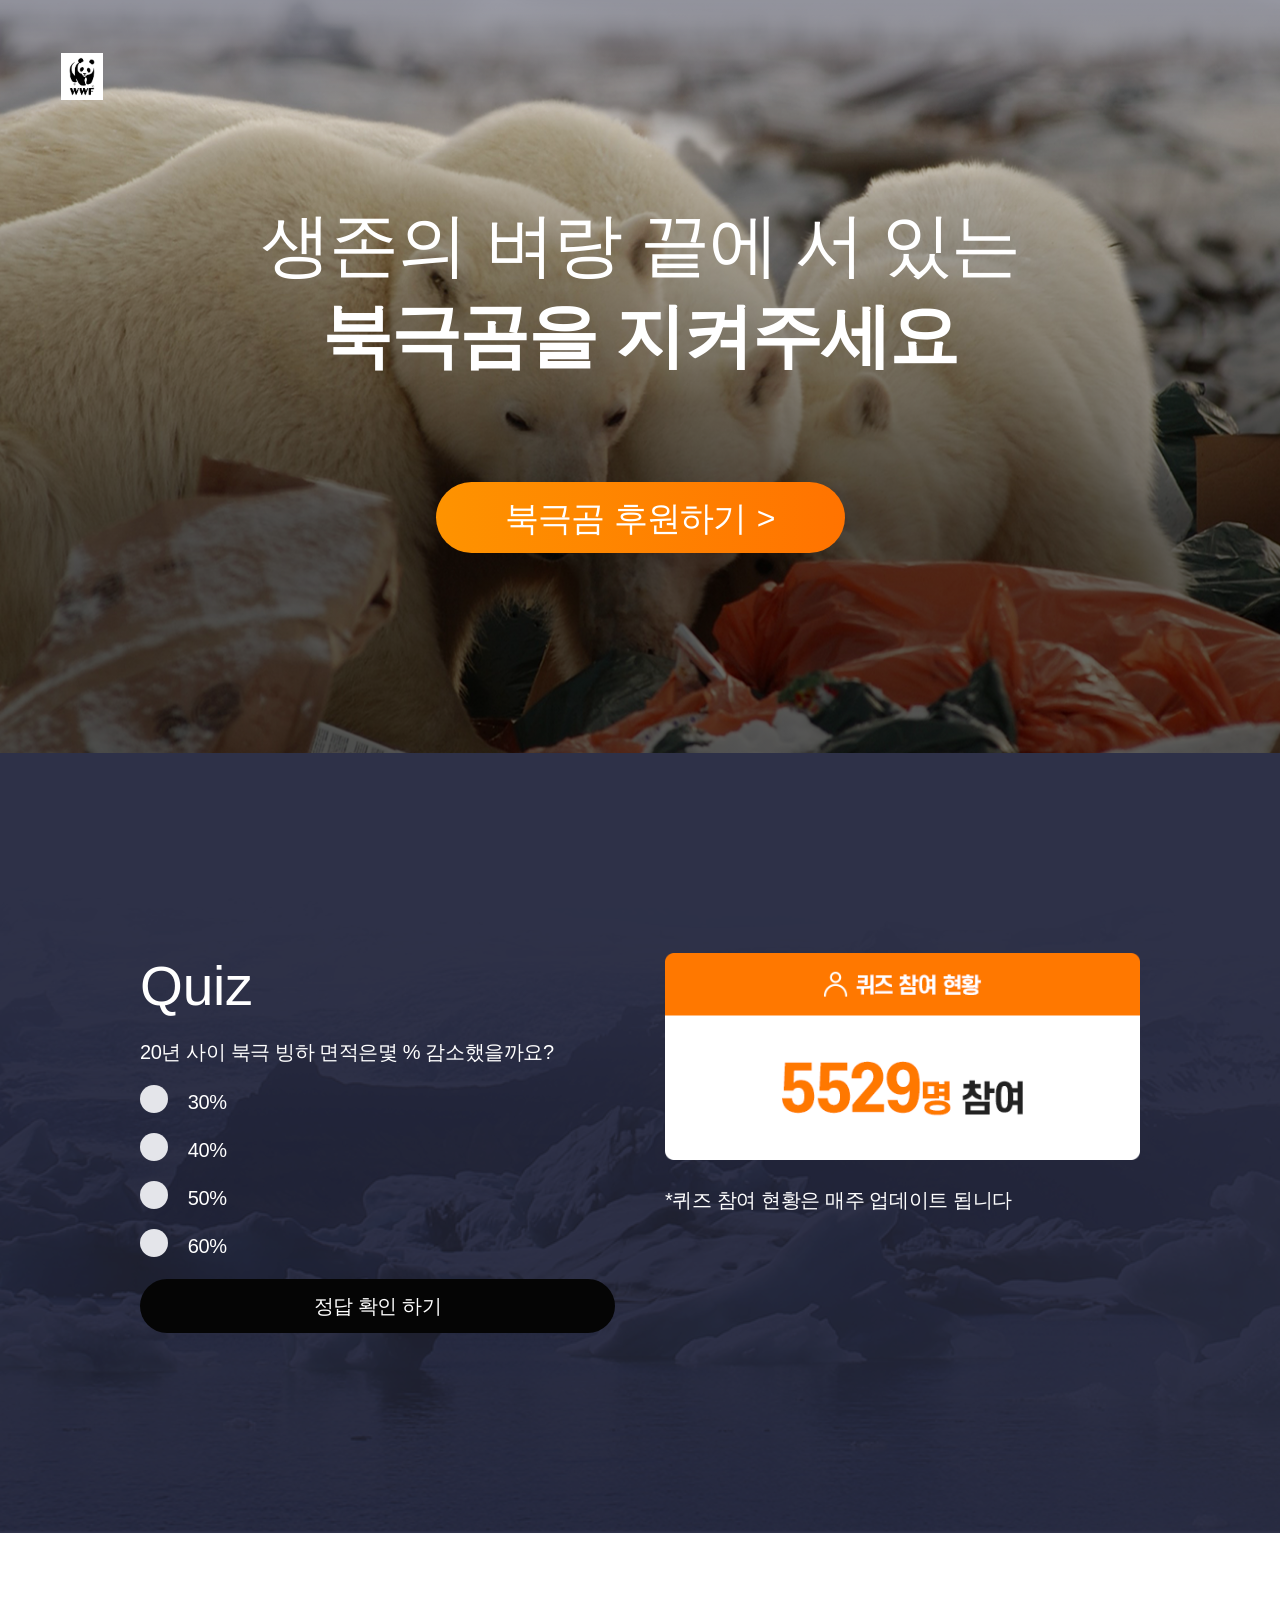
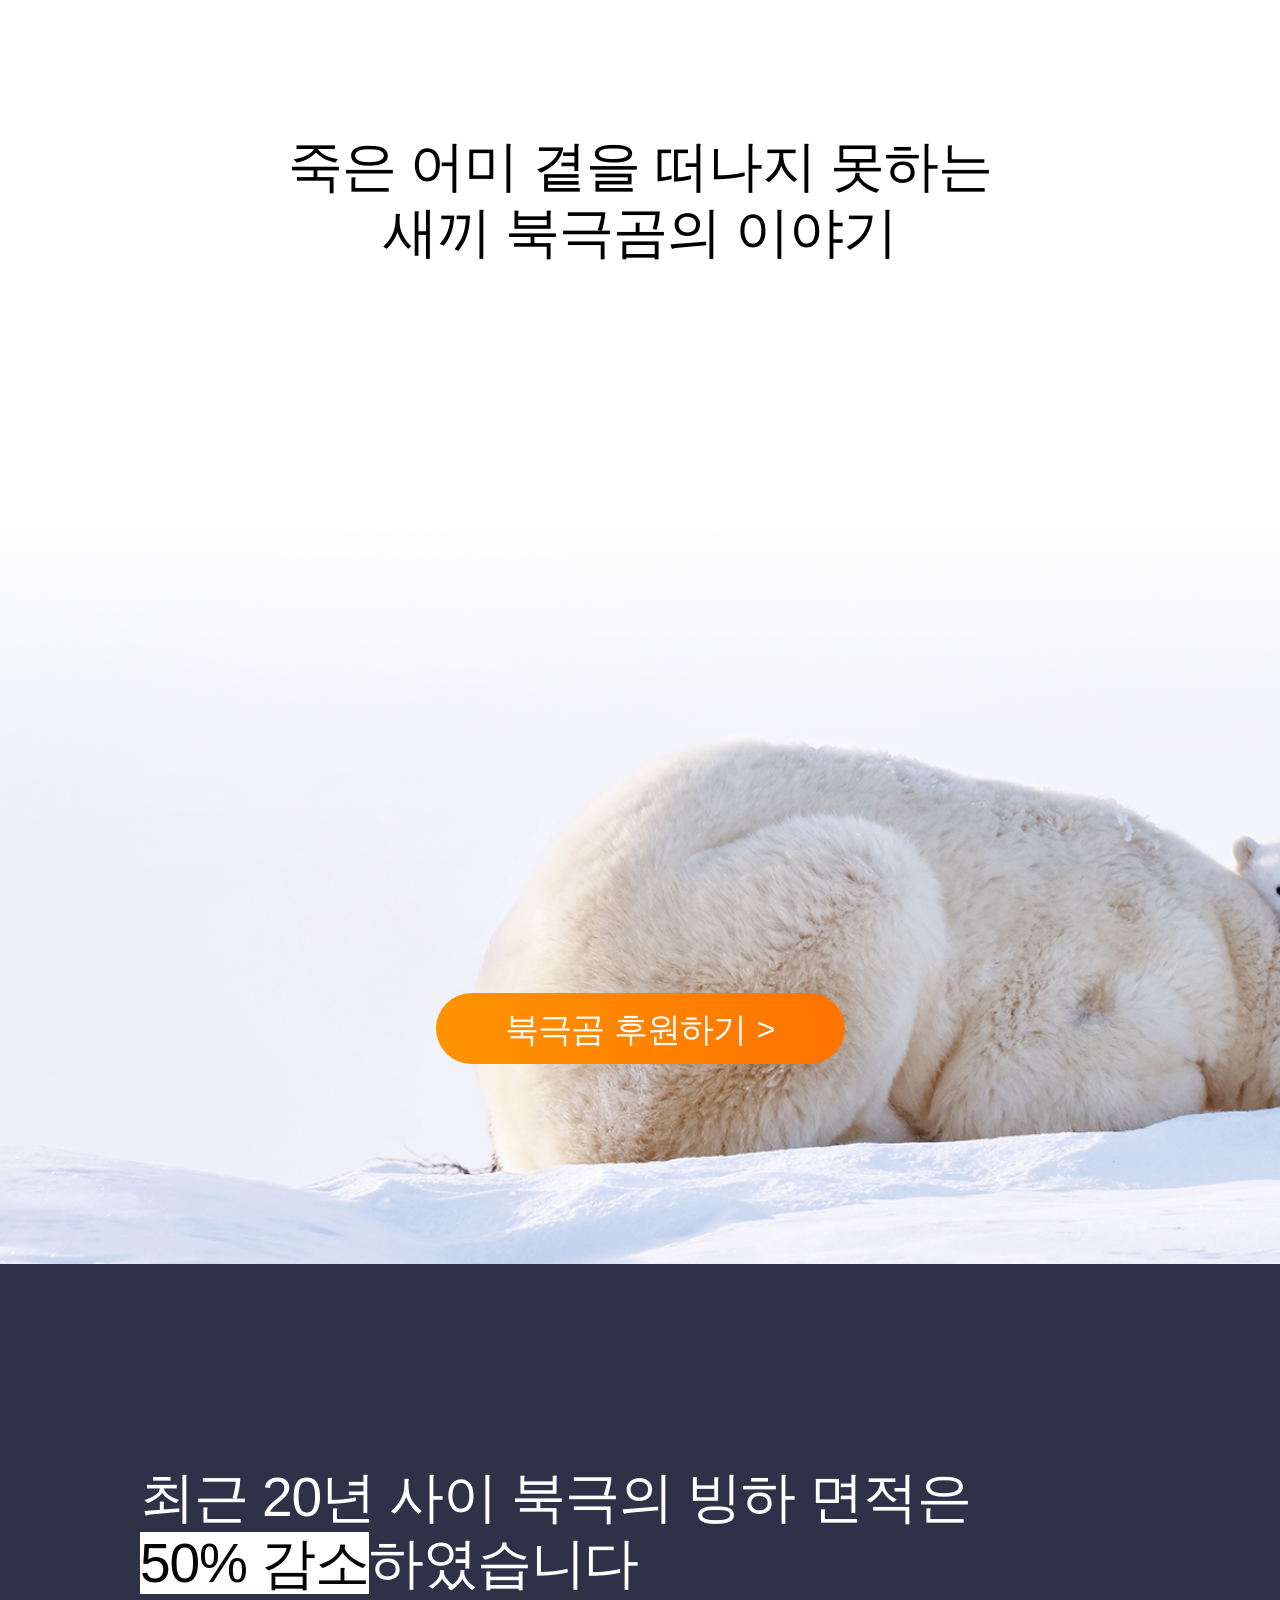
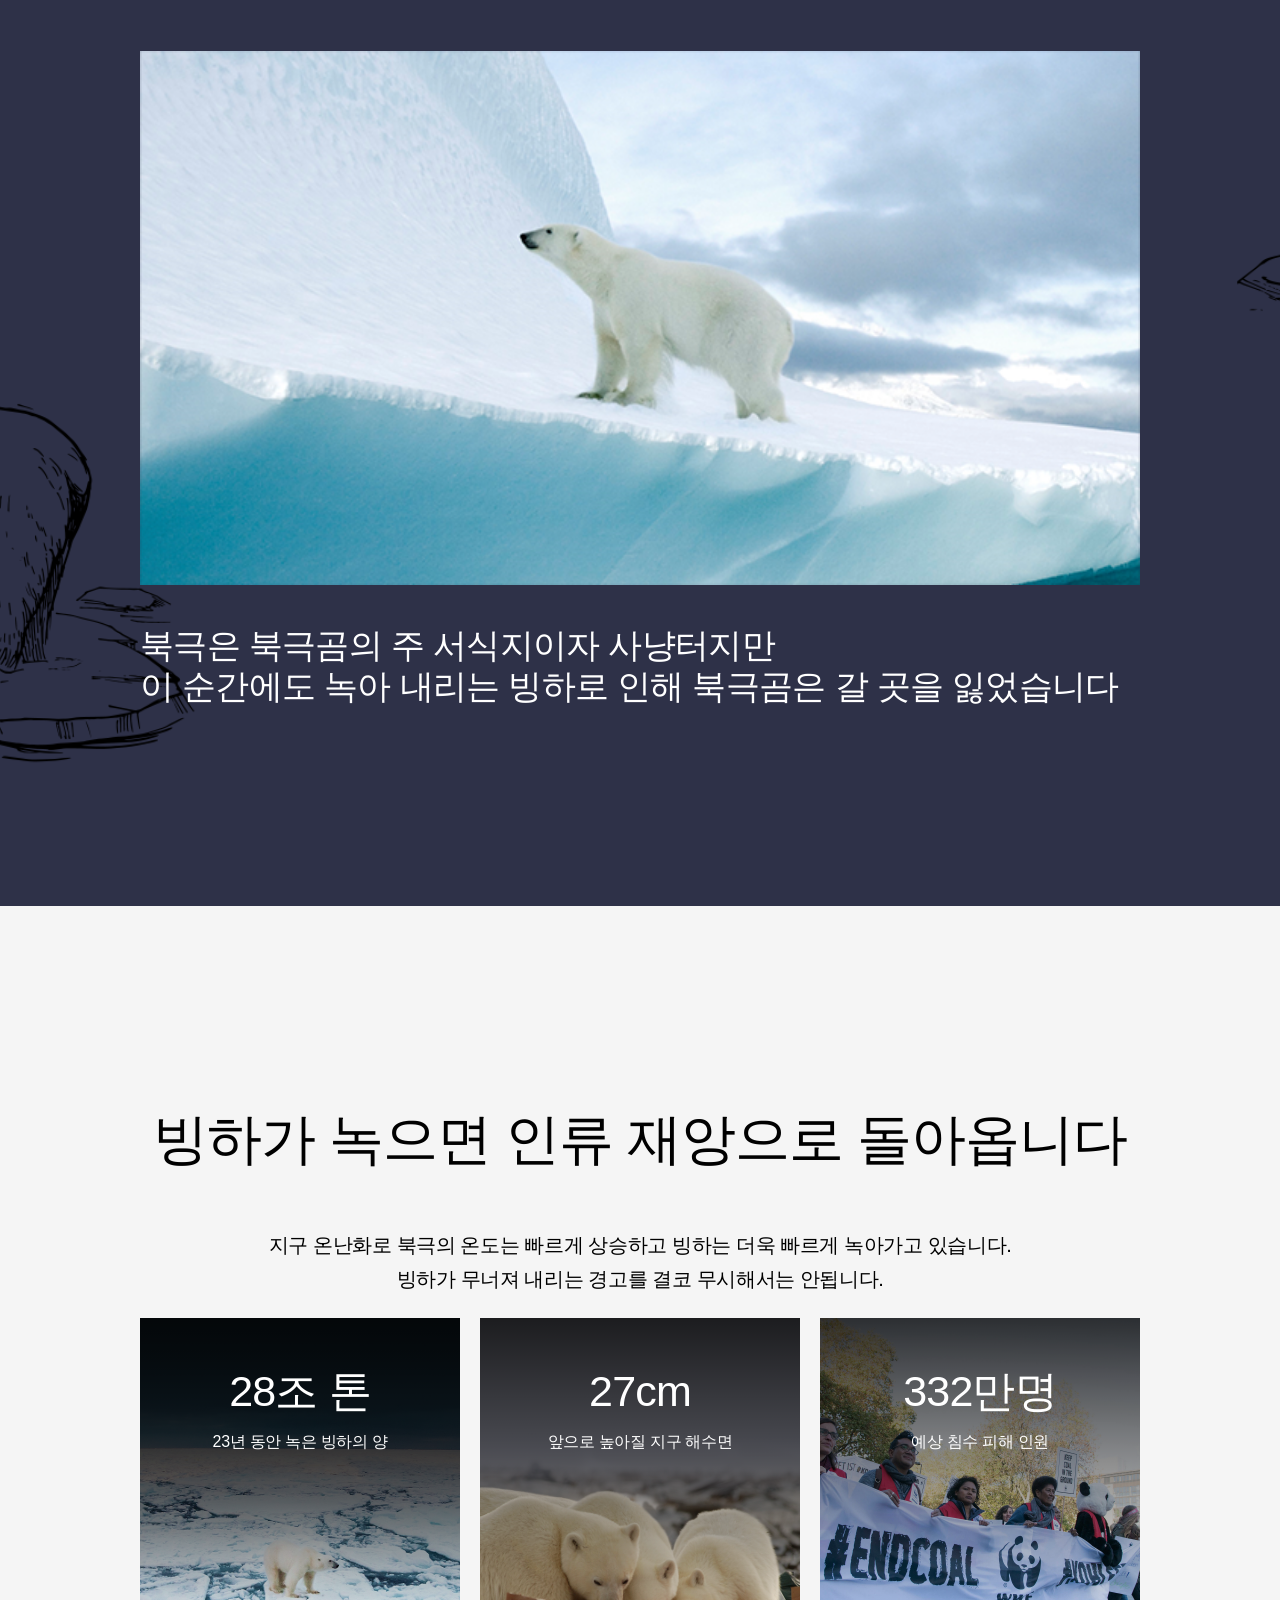
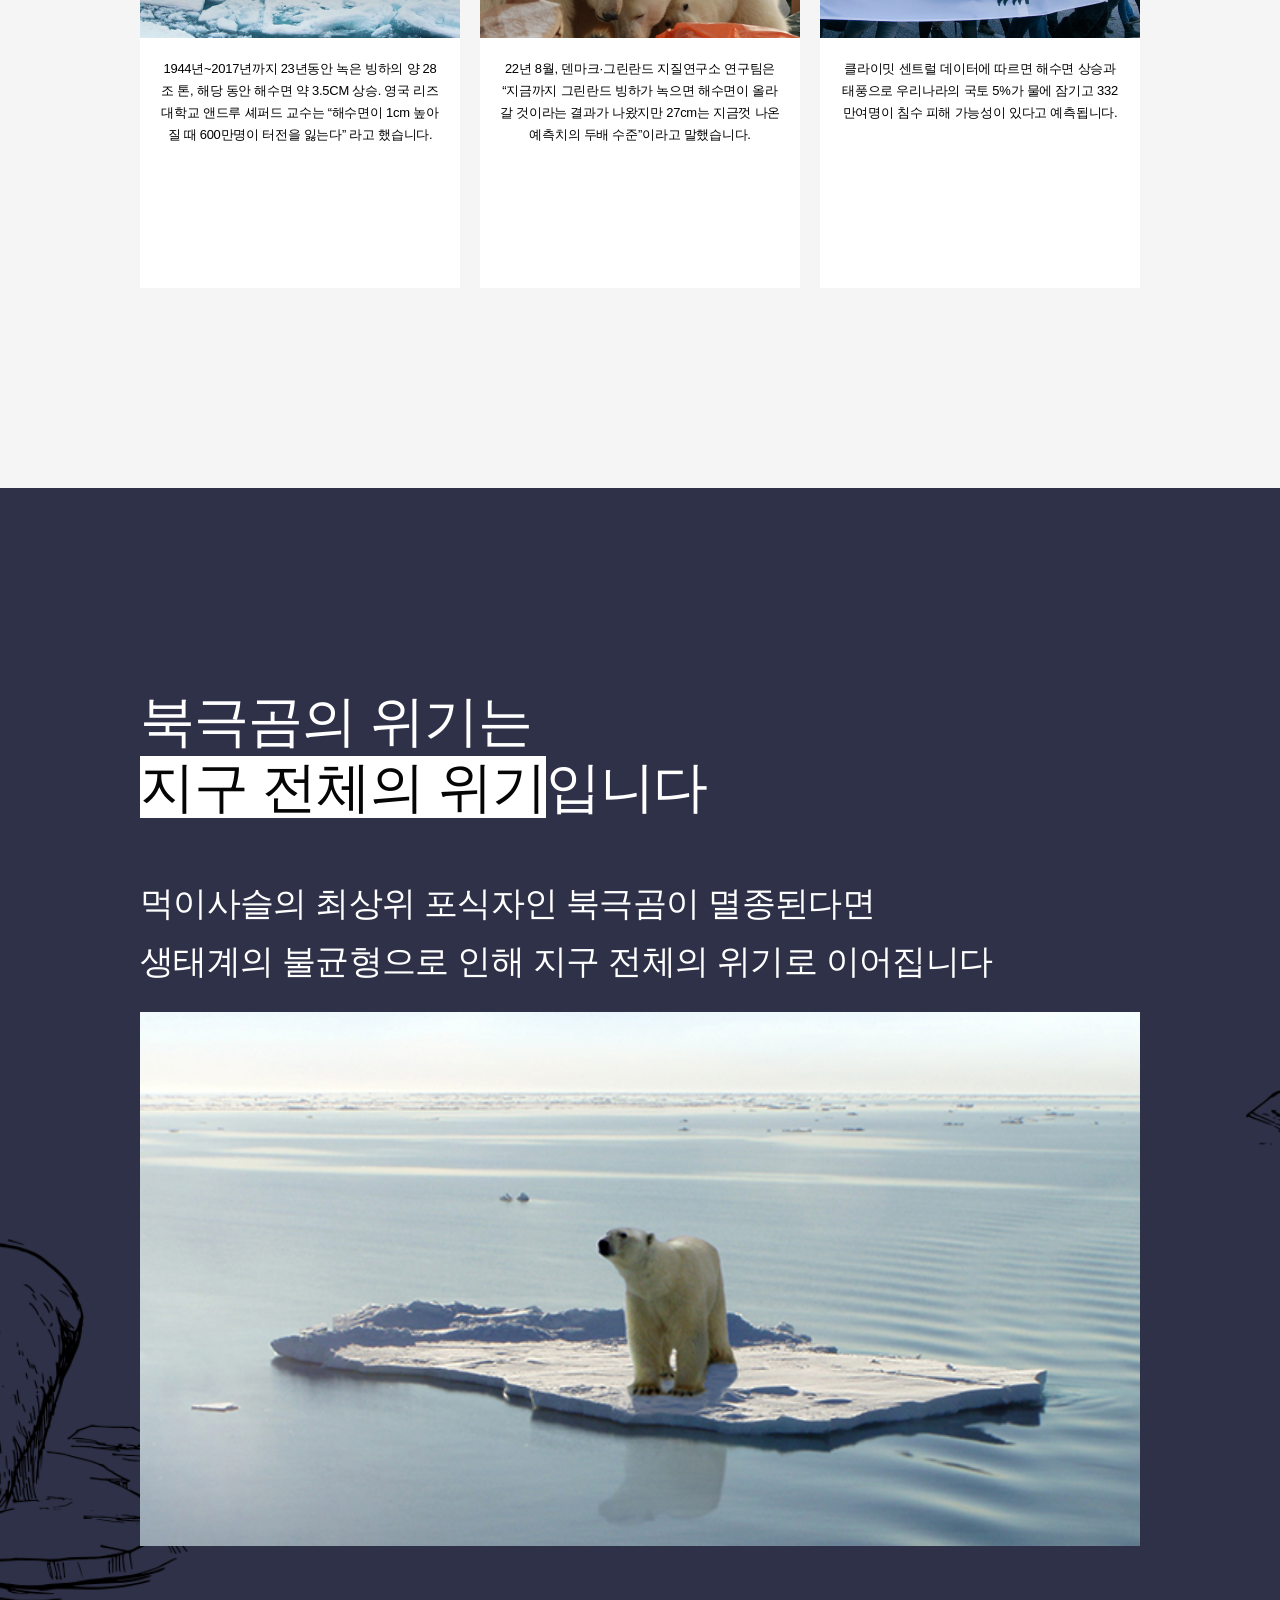
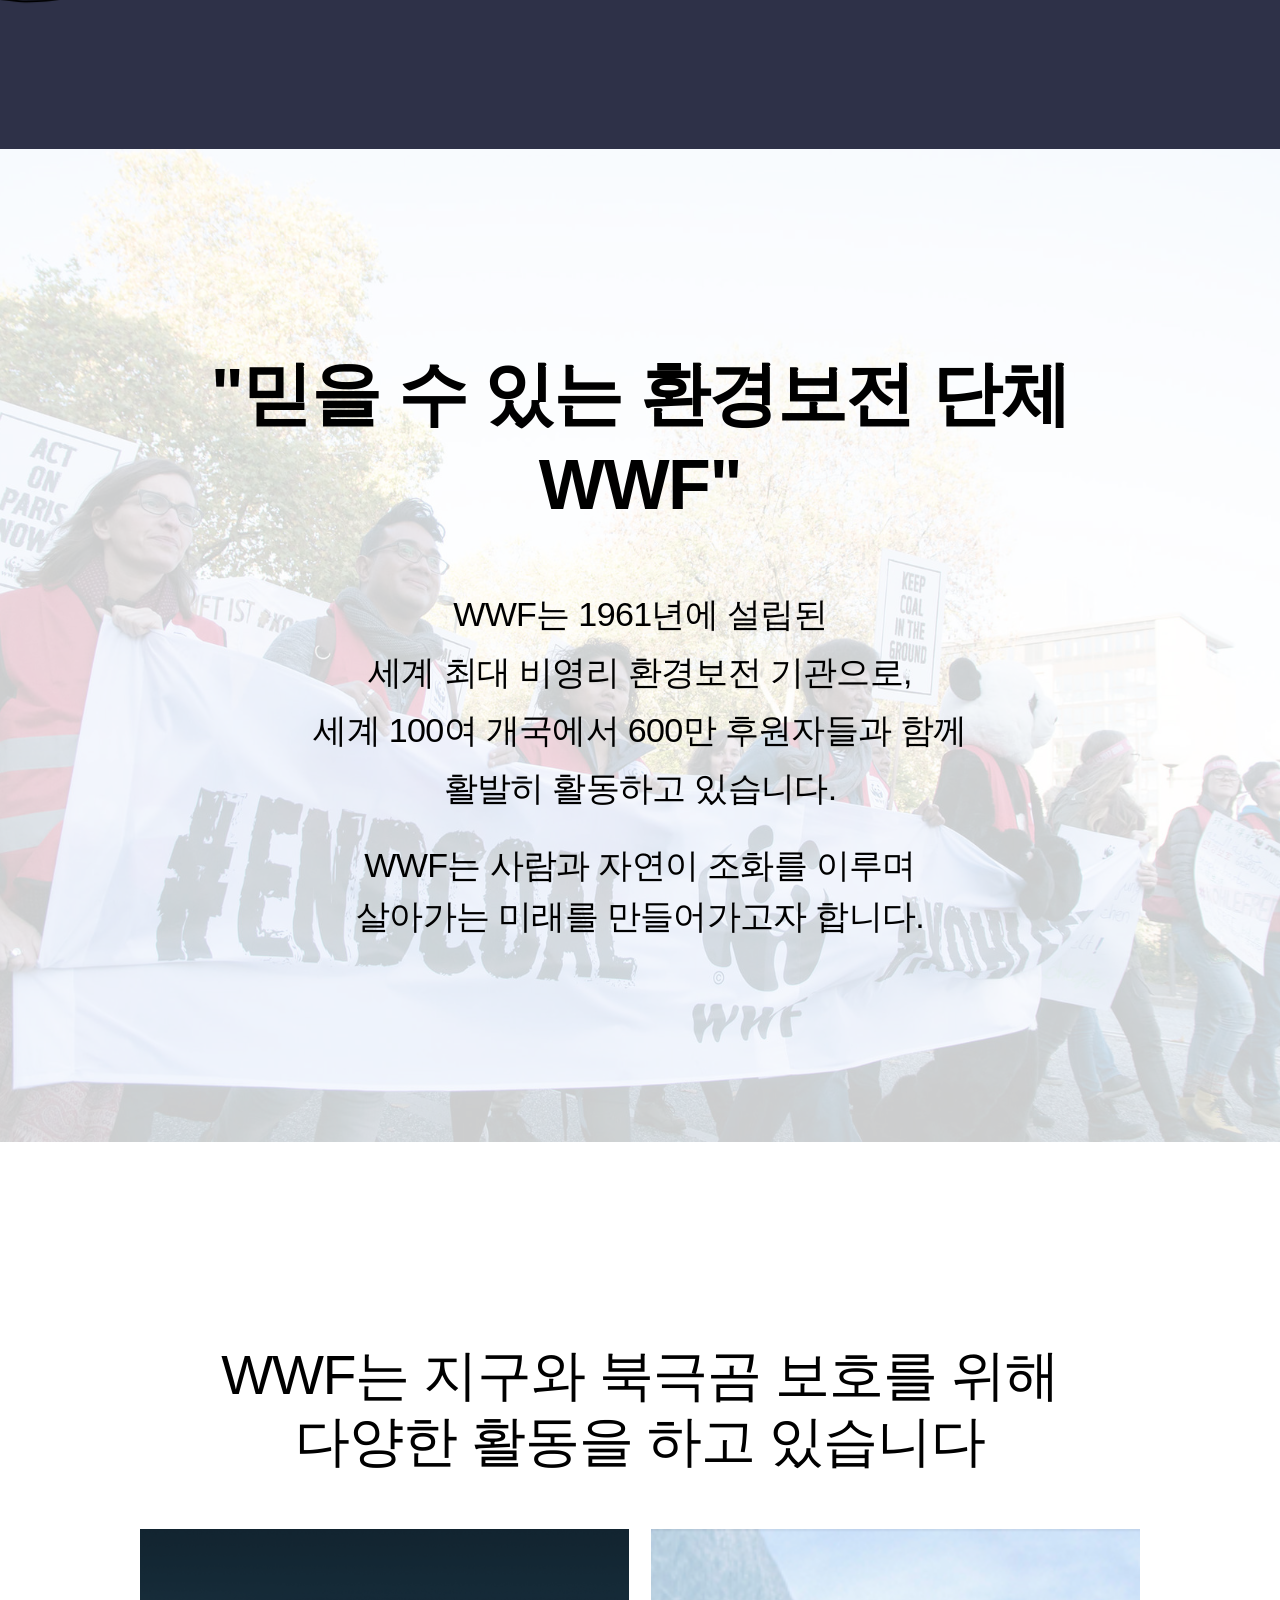
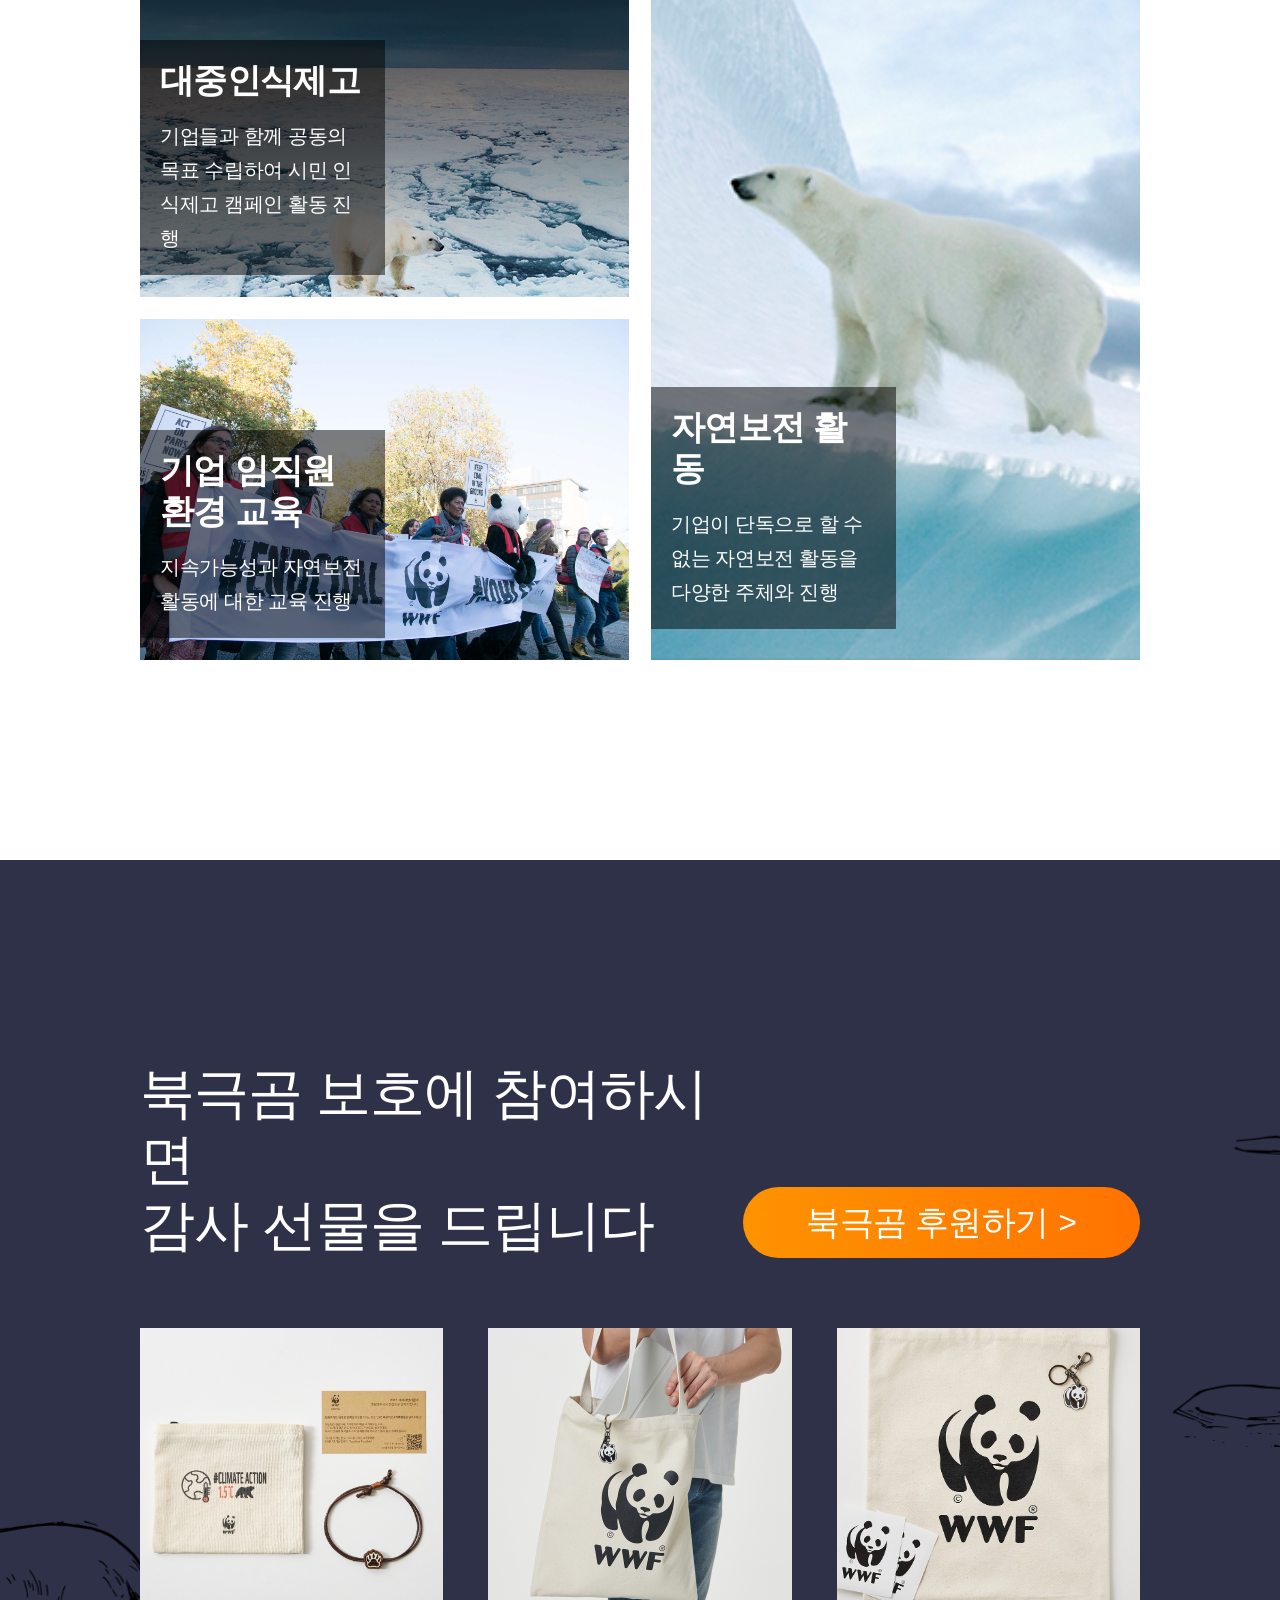
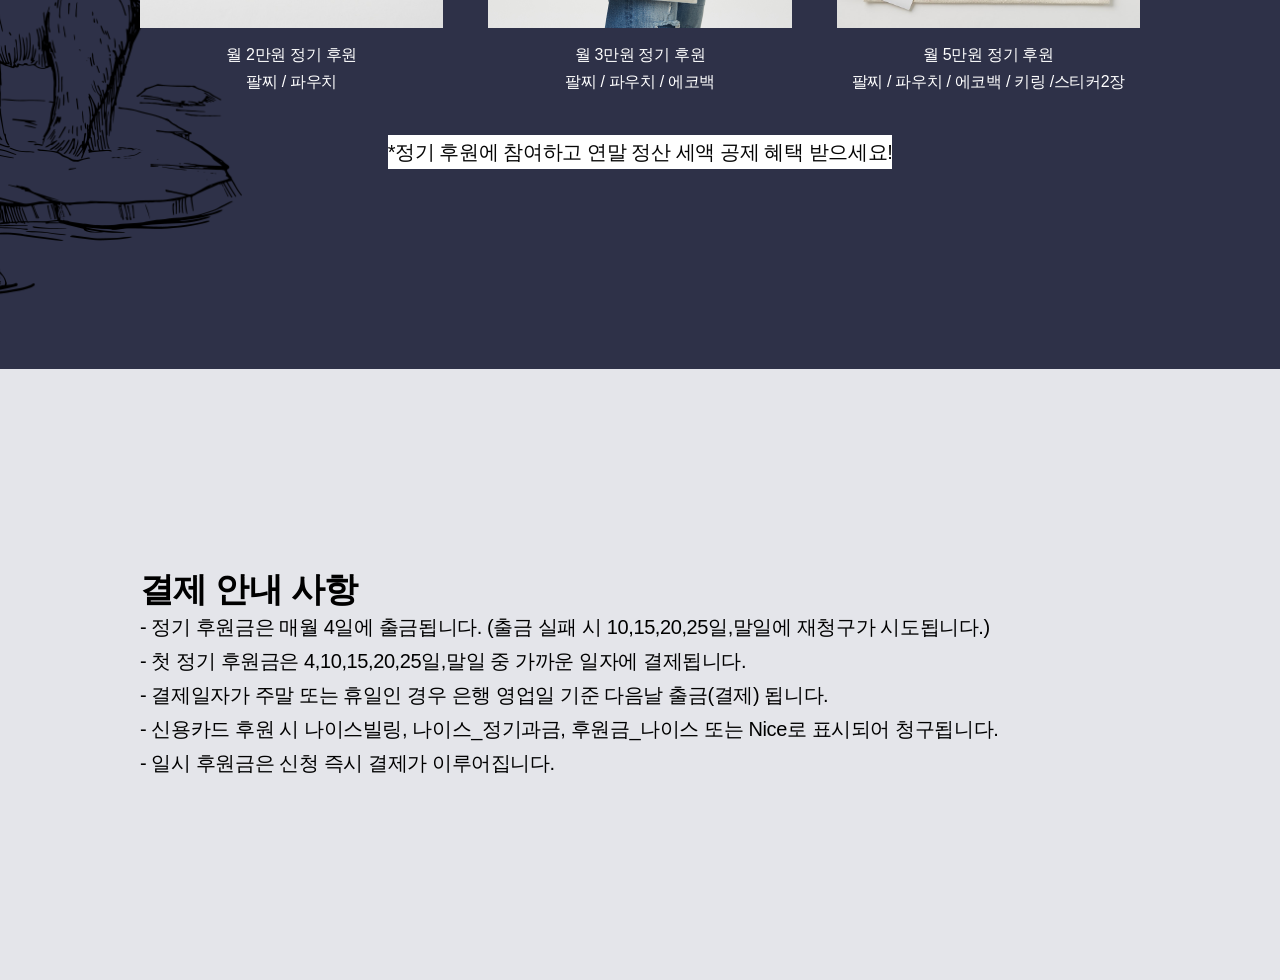
<file: index.html>
<!DOCTYPE html>
<html lang="ko">
<head>
    <meta charset="UTF-8">
    <meta name="viewport" content="width=device-width, initial-scale=1.0">
    <meta name="description" content="">
    <meta name="keywords" content="">
    <title>WWF | 북극곰 보호 캠페인</title>
    <link rel="shortcut icon" href="./images/logo.jpg" type="image/x-icon">
    <link rel="stylesheet" href="./styles/reset.css">
    <link rel="stylesheet" href="./styles/common.css">
    <link rel="stylesheet" href="./styles/index.css">
    <link rel="stylesheet" href="./styles/responsive.css">
</head>
<body>
    <div id="wrap">
        <!-- 1행 캠페인 표지-->
        <section class="container intro">
            <p class="logo"><img src="./images/logo.jpg" alt="wwf"></p>
            <h1><span>생존의 벼랑 끝에 서 있는</span><span>북극곰을 지켜주세요</span></h1>
            <a href="#" class="sponsor_btn"><em>북극곰 후원하기</em><!-- after --></a>
        </section>
        <!-- 2행 퀴즈-->
        <div class="container quiz_bg">
            <section class="contents quiz">
                <div class="quiz_list">
                    <h1>Quiz</h1>
                    <h2><span>20년 사이 북극 빙하 면적은 </span><span>몇 % 감소했을까요?</span></h2>
                    <form action="#" method="get" id="quiz_frm">
                        <ul>
                            <li>
                                <input type="radio" name="quiz_group" value="q30" id="q30">
                                <label for="q30">30%</label>
                            </li>
                            <li>
                                <input type="radio" name="quiz_group" value="q40" id="q40">
                                <label for="q40">40%</label>
                            </li>
                            <li>
                                <input type="radio" name="quiz_group" value="q50" id="q50">
                                <label for="q50">50%</label>
                            </li>
                            <li>
                                <input type="radio" name="quiz_group" value="q60" id="q60">
                                <label for="q60">60%</label>
                            </li>
                        </ul>
                        <button type="button" id="answer_btn">정답 확인 하기</button>
                    </form>
                </div>
                <div id="quiz_status">
                    <img src="./images/quiz_contents.png" alt="">
                    <p>*퀴즈 참여 현황은 매주 업데이트 됩니다</p>
                </div>
            </section>
        </div>
        <!-- 3행 영상-->
        <div class="container video_bg">
            <div class="contents video">
                <h1>죽은 어미 곁을 떠나지 못하는<br>새끼 북극곰의 이야기</h1>
                <iframe src="https://www.youtube.com/embed/u9V5MBqhLRc" title="기후변화를 막고 녹아내리는 북극에서 북극곰을 지켜주세요!" frameborder="0" allow="accelerometer; autoplay; clipboard-write; encrypted-media; gyroscope; picture-in-picture; web-share" referrerpolicy="strict-origin-when-cross-origin" allowfullscreen></iframe>
                <a href="#" class="sponsor_btn"><em>북극곰 후원하기</em><!-- after --></a>
            </div>
        </div>
        <!-- 4행 50감소-->
        <div class="container reduction_bg">
            <div class="contents reduction">
                <h1>최근 20년 사이 북극의 빙하 면적은<br><span class="highlight">50% 감소</span>하였습니다</h1>
                <p><img src="./images/reduction_50.png" alt=""></p>
                <p>북극은 북극곰의 주 서식지이자 사냥터지만<br>이 순간에도 녹아 내리는 빙하로 인해 북극곰은 갈 곳을 잃었습니다</p>
            </div>
        </div>
        <!-- 5행 인류재앙-->
        <div class="container humanity_bg">
            <div class="contents humanity">
                <h1>빙하가 녹으면 인류 재앙으로 돌아옵니다</h1>
                <p>지구 온난화로 북극의 온도는 빠르게 상승하고 빙하는 더욱 빠르게 녹아가고 있습니다.<br>빙하가 무너져 내리는 경고를 결코 무시해서는 안됩니다.</p>
                <ul class="list">
                    <li>
                        <dl>
                            <dt>28조 톤</dt>
                            <dd>23년 동안 녹은 빙하의 양</dd>
                        </dl>
                        <div class="txt">
                            <p>1944년~2017년까지 23년동안 녹은 빙하의 양 28조 톤, 해당 동안 해수면 약 3.5CM 상승. 영국 리즈대학교 앤드루 셰퍼드 교수는 “해수면이 1cm 높아질 때 600만명이 터전을 잃는다” 라고 했습니다.</p>
                        </div>
                    </li>
                    <li>
                        <dl>
                            <dt>27cm</dt>
                            <dd>앞으로 높아질 지구 해수면</dd>
                        </dl>
                        <div class="txt">
                            <p>22년 8월, 덴마크·그린란드 지질연구소 연구팀은 “지금까지 그린란드 빙하가 녹으면 해수면이 올라갈 것이라는 결과가 나왔지만 27cm는 지금껏 나온 예측치의 두배 수준”이라고 말했습니다.</p>
                        </div>
                    </li>
                    <li>
                        <dl>
                            <dt>332만명</dt>
                            <dd>예상 침수 피해 인원</dd>
                        </dl>
                        <div class="txt">
                            <p>클라이밋 센트럴 데이터에 따르면 해수면 상승과 태풍으로 우리나라의 국토 5%가 물에 잠기고 332만여명이 침수 피해 가능성이 있다고 예측됩니다.</p>
                        </div>
                    </li>
                </ul>
            </div>
        </div>
        <!-- 6행 빙하위기-->
        <div class="container crisis_bg">
            <div class="contents crisis">
                <h1>북극곰의 위기는<br><span class="highlight">지구 전체의 위기</span>입니다</h1>
                <p>먹이사슬의 최상위 포식자인 북극곰이 멸종된다면<br>생태계의 불균형으로 인해 지구 전체의 위기로 이어집니다</p>
                <p><img src="./images/bg2.png" alt=""></p>
            </div>
        </div>
        <!-- 7행 WWF단체소개-->
        <div class="container wwf_bg">
            <div class="contents wwf">
                <h1>"믿을 수 있는 환경보전 단체 WWF"</h1>
                <p>WWF는 1961년에 설립된<br>
                    세계 최대 비영리 환경보전 기관으로,<br>
                    세계 100여 개국에서 600만 후원자들과 함께<br>
                    활발히 활동하고 있습니다.</p>
                <p>WWF는 사람과 자연이 조화를 이루며<br>
                    살아가는 미래를 만들어가고자 합니다.</p>
            </div>
        </div>
        <!-- 8행 활동내역 -->
        <div class="container activity_bg">
            <div class="contents activity">
                <h1>WWF는 지구와 북극곰 보호를 위해<br>다양한 활동을 하고 있습니다</h1>
                <ul class="details">
                    <li>
                        <dl class="txt">
                            <dt>대중인식제고</dt>
                            <dd>기업들과 함께 공동의 목표 수립하여 시민 인식제고 캠페인 활동 진행</dd>
                        </dl>
                    </li>
                    <li>
                        <dl class="txt">
                            <dt>기업 임직원 환경 교육</dt>
                            <dd>지속가능성과 자연보전 활동에 대한 교육 진행</dd>
                        </dl>
                    </li>
                    <li>
                        <dl class="txt">
                            <dt>자연보전 활동</dt>
                            <dd>기업이 단독으로 할 수 없는 자연보전 활동을 다양한 주체와 진행</dd>
                        </dl>
                    </li>
                </ul>
            </div>
        </div>
        <!-- 9행 선물정보-->
        <div class="container gift_bg">
            <div class="contents gift">
                <div class="gift_title">
                    <h1>북극곰 보호에 참여하시면<br>감사 선물을 드립니다</h1>
                    <a href="#" class="sponsor_btn"><em>북극곰 후원하기</em><!-- after --></a>
                </div>
                <ul class="gift_list">
                    <li>
                        <p class="gift_imgs"><img src="./images/freebie2.jpg" alt=""></p>
                        <h2>월 2만원 정기 후원</h2>
                        <p>팔찌 / 파우치</p>
                    </li>
                    <li>
                        <p class="gift_imgs"><img src="./images/freebie1.jpg" alt=""></p>
                        <h2>월 3만원 정기 후원</h2>
                        <p>팔찌 / 파우치 / 에코백</p>
                    </li>
                    <li>
                        <p class="gift_imgs"><img src="./images/freebie3.jpg" alt=""></p>
                        <h2>월 5만원 정기 후원</h2>
                        <p>팔찌 / 파우치 / 에코백 / 키링 /스티커2장</p>
                    </li>
                </ul>
                <p>*정기 후원에 참여하고 연말 정산 세액 공제 혜택 받으세요!</p>
            </div>
        </div>
        <!-- 10행 안내 -->
        <div class="container payment_bg">
            <div class="contents payment">
                <dl>
                    <dt>결제 안내 사항</dt>
                    <dd>- 정기 후원금은 매월 4일에 출금됩니다. (출금 실패 시 10,15,20,25일,말일에 재청구가 시도됩니다.)</dd>
                    <dd>- 첫 정기 후원금은 4,10,15,20,25일,말일 중 가까운 일자에 결제됩니다.</dd>
                    <dd>- 결제일자가 주말 또는 휴일인 경우 은행 영업일 기준 다음날 출금(결제) 됩니다.</dd>
                    <dd>- 신용카드 후원 시 나이스빌링, 나이스_정기과금, 후원금_나이스 또는 Nice로 표시되어 청구됩니다.</dd>
                    <dd>- 일시 후원금은 신청 즉시 결제가 이루어집니다.</dd>
                </dl>
            </div>
        </div>
    </div>
</body>
</html>
</file>
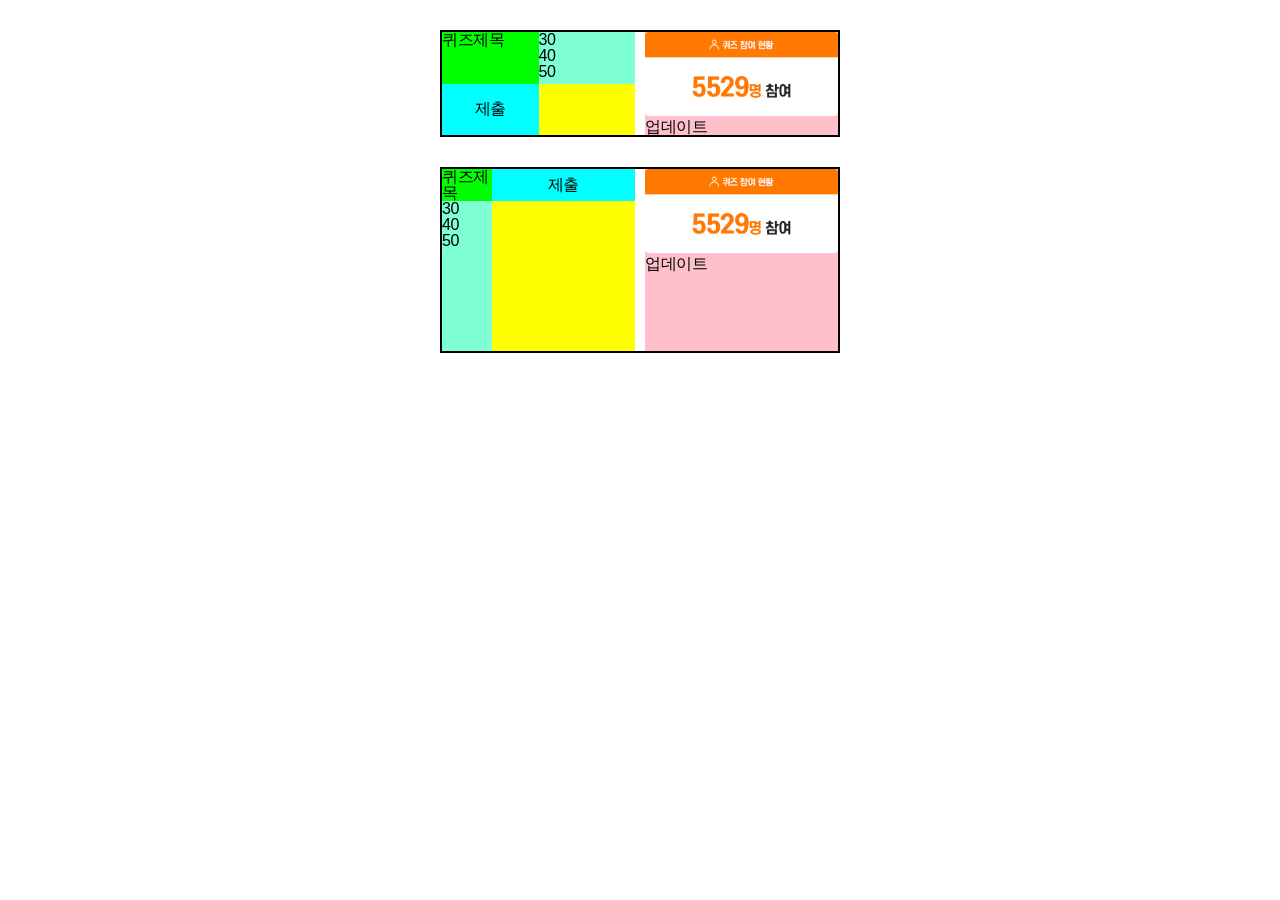
<file: flex_grid.html>
<!DOCTYPE html>
<html lang="ko">
<head>
    <meta charset="UTF-8">
    <meta name="viewport" content="width=device-width, initial-scale=1.0"><meta name="keywords" content="">
    <meta name="description" content="">
    <title>flex_grid 비교연습용</title>
    <link rel="shortcut icon" href="favicon.ico" type="image/x-icon">
    <link rel="stylesheet" href="./styles/reset.css">
    <style>
        /* 내부스타일 작성위치 */
        /* 공통 */
        .contents {
            width: 400px; margin: 30px auto;
            border: 2px solid black;
        }
        .contents img {width: 100%;}
        .contents .quiz {background-color:yellow}
        .contents .info {background-color: pink;}
        /* flex */
        .flex {
            display: flex;/* quiz + info 정렬위한 준비 */
            gap: 10px; 
        }
        .flex .quiz {
            flex:1;
            display: flex; flex-flow: row wrap;
        }
        .flex .quiz > * {width: 50%; height: 50%;}
        .flex .quiz h2 {background-color: lime; }
        .flex .quiz ol {background-color: aquamarine;}
        .flex .quiz #btn {background-color: cyan;} 
        .flex .info {flex:1;}/* width:50%; */
        /* grid */
        .grid {
            display: grid;/* quiz + info 정렬위한 준비 */
            grid-template-columns: 1fr 1fr;
            /* grid-template-rows: 100px 200px; */
            gap: 10px;
        }
        .grid .quiz {
            display: grid;/* h2+ol+btn 정렬위한 부모명령 */
            /* grid-template-columns: 1fr 1fr; */
            /* grid-template-rows: 1fr 50px; */
            grid-template-areas: 
                'title btn'
                'list .';
            grid-template-columns: 50px 1fr;
            grid-template-rows: 1fr 150px;
        }
        .grid .quiz h2 {grid-area: title; background-color: lime;}
        .grid .quiz ol {grid-area: list; background-color: aquamarine;}
        .grid .quiz #btn {grid-area: btn; background-color: cyan;}
        .grid .info {}
        /* 
        정렬 자식이 2개 이상이고 한 방향 (수평,수직)으로만 정렬 -> flex, grid
        정렬 자식이 3개 이상이고 반응형 기기에 따라 재배열 자유-> grid
        */
    </style>
</head>
<body>
    <div class="contents flex">
        <div class="quiz">
            <h2>퀴즈제목</h2>
            <ol>
                <li>30</li>
                <li>40</li>
                <li>50</li>
            </ol>
            <button type="button" id="btn">제출</button>
        </div>
        <div class="info">
            <img src="./images/quiz_contents.png" alt="">
            <p>업데이트</p>
        </div>
    </div>
    <div class="contents grid">
        <div class="quiz">
            <h2>퀴즈제목</h2>
            <ol>
                <li>30</li>
                <li>40</li>
                <li>50</li>
            </ol>
            <button type="button" id="btn">제출</button>
        </div>
        <div class="info">
            <img src="./images/quiz_contents.png" alt="">
            <p>업데이트</p>
        </div>
    </div>
</body>
</html>
</file>
<file: styles/common.css>
/* 공통 common.css */
#wrap {}
#wrap * {transition: all 0.3s;}
#wrap .container {
    min-width: 320px;
    background-size: cover; background-position: center;
    padding: 70px 15px;
}
#wrap .container .contents {max-width: 1250px; margin: 0 auto;}
#wrap .container .contents h1 {margin: 0 0 40px;
    font-size: 1.38rem; font-weight: 500;
    line-height: 1.2;
}
#wrap .container .contents h1 .highlight {
    background-color: #fff; color: #050505;
    font-weight: 500;
}
#wrap .container .reduction_bg .reduction > p {/*  */
    font-size: 0.81rem; font-weight: 500;
    line-height: 1.7;
    margin: 0 0 22px;
}
#wrap .container .contents h1+p {
    font-size: 0.81rem; font-weight: 500;
    line-height: 1.7;
    margin: 0 0 22px;
}
/* mobile design - .sponsor_btn */
#wrap .container .sponsor_btn {
    background: linear-gradient(90deg, #FE9300, #FF7300);
    width: 164px; height: 41px; display: block; margin: 0 auto;
    border-radius: 37.5px;
    display: flex; flex-flow: row nowrap;
    justify-content: center; align-items: center; 
    gap: 10px;
}
#wrap .container .sponsor_btn::after {
    content: '>'; display: block; font-size: 0.75rem;
    color: #fff;
}
#wrap .container .sponsor_btn em {
    font-weight: 500; 
    color: #fff;
}
#wrap .container .sponsor_btn:hover::after {}
#wrap .container .sponsor_btn:hover::after {
    animation: sponsor_right 1s linear alternate infinite;
}
@keyframes sponsor_right {
    0% {transform: translateX(0);}
    100% {transform: translateX(5px);}
}
</file>
<file: styles/index.css>
/* ============================================================1행 캠페인 표지m */
#wrap .intro {
    /* 북극곰배경 */
    padding: 100px 0;
    background-image: url(../images/bg1.png);
    background-size:auto 130%; background-position: center bottom;
    position: relative;
}
#wrap .intro > * {position: relative; z-index: 999;}
#wrap .intro::after {
    /* 북극곰 위에 깔리는 반투명한 검은색 배경 rgba() */
    content: ''; display: block; 
    position: absolute; 
    width: 100%; height: 100%; left: 0; top: 0;
    background: linear-gradient(transparent, #000 69%);
    opacity: 0.6;
    z-index: 900;
}
#wrap .intro .logo {
    width: 24px; /* w h 한가지값만 작성 */
    position: absolute; left: 21px; top: 18px;
}
#wrap .intro .logo img {width: 100%;}
#wrap .intro h1 {
    margin-bottom: 50px;
    text-align: center;
}
#wrap .intro h1 span {
    color: #fff;
    display: block; 
    font-weight: 700; 
    font-size: 1.88rem; 
    line-height: 1.3; 
}
#wrap .intro .sponsor_btn:nth-child(1) {}
#wrap .intro .sponsor_btn:nth-child(1) {}
#wrap .intro .sponsor_btn {}
/* ============================================================2행 퀴즈m */
#wrap .quiz_bg {
    background-image: url(../images/quiz_bg.png); 
    padding: 70px; 
}
#wrap .quiz_bg .quiz {
    display: flex; flex-flow: column nowrap; /* t, d column -> row */
    gap: 50px;
}
#wrap .quiz_bg .quiz .quiz_list {}
#wrap .quiz_bg .quiz .quiz_list > * {margin-bottom: 16px;}
#wrap .quiz_bg .quiz .quiz_list h1 {font-family: 'Noto Sans KR', sans-serif;
    font-size: 1.5rem;
    line-height: 1.2;
    letter-spacing: -0.01rem;
    font-weight: 500;
}
#wrap .quiz_bg .quiz .quiz_list h2 {}
#wrap .quiz_bg .quiz .quiz_list h2 span {
    display: block; 
    line-height: 1.7;
}
#wrap .quiz_bg .quiz .quiz_list #quiz_frm {margin-bottom: 0;}
#wrap .quiz_bg .quiz .quiz_list #quiz_frm ul {margin-bottom: 16px;}
#wrap .quiz_bg .quiz .quiz_list #quiz_frm ul li {margin-bottom: 16px;}
#wrap .quiz_bg .quiz .quiz_list #quiz_frm ul li:last-child {margin-bottom: 0;}
#wrap .quiz_bg .quiz .quiz_list #quiz_frm ul li input {display: none;}
#wrap .quiz_bg .quiz .quiz_list #quiz_frm ul li input:checked + label {
    background-image: url(../images/chk_on.svg);
}
#wrap .quiz_bg .quiz .quiz_list #quiz_frm ul li label {
    font-size: 0.88rem;
    background-image: url(../images/chk_off.svg);
    background-size: 16px; background-repeat: no-repeat;
    padding-left: 47.75px;
}
#wrap .quiz_bg .quiz .quiz_list #quiz_frm ul li:hover label {color: #FF7300;}
#wrap .quiz_bg .quiz .quiz_list #quiz_frm #answer_btn:hover {box-shadow: 0 0 15px #fff;}
#wrap .quiz_bg .quiz .quiz_list #quiz_frm #answer_btn {transition: box-shadow 0.5s;
    background-color: #050505; color: #fff;
    padding: 10px;
    line-height: 1.7; 
    border-radius: 50px;
    width: 100%; 
}
#wrap .quiz_bg .quiz #quiz_status {}
#wrap .quiz_bg .quiz #quiz_status img {width: 100%;}
#wrap .quiz_bg .quiz #quiz_status p {
    line-height: 1.7;
    font-size: 1.25rem;
    margin-top: 20px;
}
#wrap .quiz_bg .quiz .quiz_list h1, 
#wrap .quiz_bg .quiz .quiz_list h2 span, 
#wrap .quiz_bg .quiz .quiz_list #quiz_frm ul li label,
#wrap .quiz_bg .quiz #quiz_status p {color: #fff;}
/* ===================================================================================3 */
#wrap .video_bg {
    background-image: url(../images/video_bg.png);
    padding: 50px 15px;
}
#wrap .video_bg .video h1 {text-align: center;}
#wrap .video_bg .video iframe {width: 100%; margin-bottom: 70px;}
/* ===================================================================================4 */
#wrap .reduction_bg {
    background-image: url(../images/reduction_50_bg.png);
}
#wrap .reduction_bg .reduction h1 {color: #fff;}
#wrap .reduction_bg .reduction p {color: #fff;}
#wrap .reduction_bg .reduction p > img {width: 100%;}
/* ===================================================================================5 */
#wrap .humanity_bg {
    background-color: #f5f5f5;
}
#wrap .humanity_bg .humanity h1 {text-align: center;}
#wrap .humanity_bg .humanity p {text-align: center;}
#wrap .humanity_bg .humanity .list {
    display: flex; flex-flow: column nowrap; align-items: center; gap: 20px;
    /* display: grid; grid-template-rows: 1fr 1fr 1fr; */
}
#wrap .humanity_bg .humanity .list li dl:before {
    content: ''; display: block; width: 100%; height: 100%;
    position: absolute; left: 0; top: 0; z-index: 900; background: linear-gradient(rgba(0,0,0,0.8), transparent);
}
#wrap .humanity_bg .humanity .list li:nth-child(1) dl {background-image: url(../images/warming_28.png);}
#wrap .humanity_bg .humanity .list li:nth-child(2) dl {background-image: url(../images/warming_27.png);}
#wrap .humanity_bg .humanity .list li:nth-child(3) dl {background-image: url(../images/warming_wwf.jpg);}
#wrap .humanity_bg .humanity .list li dl * {color: #fff; position: relative; z-index: 901;}
#wrap .humanity_bg .humanity .list li dl { 
    position: relative;
    background-size: cover; background-position: center;
    padding: 48px 0;
    text-align: center;
}
#wrap .humanity_bg .humanity .list li dl dt {
    font-size: 1.38rem; font-weight: 500;
    line-height: 1.2;
    margin-bottom: 11px;
}
#wrap .humanity_bg .humanity .list li dl dd {
    line-height: 1.7;
}
#wrap .humanity_bg .humanity .list li .txt { background-color: #fff;
    padding: 20px;
}
#wrap .humanity_bg .humanity .list li .txt p {
    line-height: 1.7;
    font-size: 0.81rem;
}
/* ===================================================================================6 */
#wrap .crisis_bg {
    background-image: url(../images/reduction_50_bg.png);
}
#wrap .crisis_bg .crisis h1 {color: #fff;}
#wrap .crisis_bg .crisis p {color: #fff;}
#wrap .crisis_bg .crisis p img {width: 100%;}
/* ===================================================================================7 */
#wrap .wwf_bg {background-image: url(../images/warming_wwf.jpg); position: relative;}
#wrap .wwf_bg::before {
    background-color: rgba(255,255,255,0.8);
    content: ''; display: block; width: 100%; height: 100%;
    position: absolute; left: 0; top: 0; z-index: 99;
}
#wrap .wwf_bg .wwf {text-align: center; position: relative; z-index: 999;}
#wrap .wwf_bg .wwf h1 {
    font-size: 1.88rem; font-weight: 700; line-height: 1.3; 
    margin-bottom: 22px;
}
#wrap .wwf_bg .wwf p {
    font-size: 0.81rem; line-height: 1.7; 
}
/* ===================================================================================8 */
#wrap .activity_bg {}
#wrap .activity_bg .activity {}
#wrap .activity_bg .activity h1 {text-align: center;}
#wrap .activity_bg .activity .details {
    display: grid;
    grid-template-areas: 
        'public'
        'corporation'
        'nature';
    gap: 20px;
}
#wrap .activity_bg .activity .details li {
    background-size: cover; background-position: center;
    padding-top: 94px;
}
#wrap .activity_bg .activity .details li:nth-child(1) {
    grid-area: public;/* 대중 grid 정렬을 위한 자식이름 짓기 */
    background-image: url(../images/warming_28.png);
}
#wrap .activity_bg .activity .details li:nth-child(2) {
    grid-area: corporation;/* 기업 */
    background-image: url(../images/warming_wwf.jpg);
}
#wrap .activity_bg .activity .details li:nth-child(3) {
    grid-area:nature;/* 자연 */
    background-image: url(../images/reduction_50.png);
}
#wrap .activity_bg .activity .details li .txt {
    background-color: rgba(0,0,0,0.5);
    padding: 20px;
}
#wrap .activity_bg .activity .details li .txt * {color: #fff;}
#wrap .activity_bg .activity .details li .txt dt {
    font-size: 1.38rem;
    margin-bottom: 18px;
}
#wrap .activity_bg .activity .details li .txt dd {font-size: 0.81rem;}
/* ===================================================================================9*/
#wrap .container .sponsor_btn {margin: 0;}
#wrap .gift_bg {background-image: url(../images/reduction_50_bg.png);}
#wrap .gift_bg .gift {text-align: center;}
#wrap .gift_bg .gift .gift_title {
    display: flex; flex-flow: column nowrap; text-align: left;
    margin-bottom: 40px;
}
#wrap .gift_bg .gift .gift_title h1 {color: #fff;}
#wrap .gift_bg .gift .gift_list {
    display: grid;
    grid-template-columns: 1fr;
    grid-template-areas: 
        'gift1'
        'gift2'
        'gift3';
    gap: 22px;
}
#wrap .gift_bg .gift .gift_list li {text-align: center;}
#wrap .gift_bg .gift .gift_list li:nth-child(1) {grid-area: gift1;}
#wrap .gift_bg .gift .gift_list li:nth-child(2) {grid-area: gift2;}
#wrap .gift_bg .gift .gift_list li:nth-child(3) {grid-area: gift3;}
#wrap .gift_bg .gift .gift_list li .gift_imgs {
    height: 150px;
    overflow: hidden; margin-bottom: 13px;
}
#wrap .gift_bg .gift .gift_list li .gift_imgs img {
    width: 100%; 
    transform: translateY(-50px); 
    /* height: 100%; */
    /* object-fit: cover;  */
}
#wrap .gift_bg .gift .gift_list li h2,
#wrap .gift_bg .gift .gift_list li h2+p {
    color: #fff;
    line-height: 1.7;
}
#wrap .gift_bg .gift > p {
    display: inline-block;
    color: #050505;
    background-color: #fff;
    line-height: 1.7; margin-top: 40px;
}
/* ===================================================================================10*/
#wrap .payment_bg {background-color: #E4E5EA;}
#wrap .payment_bg .payment dt {font-size: 1.38rem; font-weight: 700; line-height: 1.2;}
#wrap .payment_bg .payment dd {font-size: 1rem; font-weight: 400;line-height: 1.7;}
</file>
<file: styles/responsive.css>
/* 반응형조건 responsive */
/* m(320~) -> t(1024~) -> d(1250~) */
@media screen and (min-width:520px) {
    /* 2행 */
    #wrap .quiz_bg .quiz {flex-flow: row nowrap;}
    #wrap .quiz_bg .quiz > * {flex:1}
    #wrap .container .sponsor_btn {margin: 0 auto;}
    #wrap .gift_bg .gift .gift_title .sponsor_btn {margin: 0;}
}
@media screen and (min-width:860px) {
    #wrap .intro {padding:300px 0 100px;}
    #wrap .quiz_bg .quiz {
        flex-flow: row nowrap;
    }
    /* 3~6공통 */
    #wrap .container {padding: 200px 80px;}
    #wrap .container .contents h1 {font-size: 2.5rem; margin: 0 0 40px;}
    #wrap .container .contents h1+p {font-size: 1.38rem;}
    /* 3행 */
    #wrap .video_bg .video h1 {margin:0 0 70px;}
    #wrap .video_bg .video iframe {height: 484px;}
    /* 5행 */
    #wrap .humanity_bg .humanity .list {flex-flow: row nowrap;}
    #wrap .humanity_bg .humanity .list li {flex: 1;}
    #wrap .humanity_bg .humanity .list li dl dt {font-size: 2.69rem;}
    #wrap .humanity_bg .humanity .list li dl .txt p {font-size: 1rem;}
    #wrap .humanity_bg .humanity .list li dl {padding: 48px 59px; height: 280px;}
    #wrap .humanity_bg .humanity .list li .txt {height: 250px;}
    /* 7행 */
    #wrap .wwf_bg .wwf h1 {font-size: 3.13rem;}
    #wrap .wwf_bg .wwf p {font-size: 1.38rem; line-height: 1.5;}
    /* 8행 */
    #wrap .activity_bg .activity .details {gap: 22px;}
    #wrap .activity_bg .activity .details li .txt dt {
        font-size: 1.38rem; font-weight: 700;
        line-height: 1.2;
    }
    #wrap .activity_bg .activity .details li {padding-top: 189px;}
    /* 9행 */
    #wrap .gift_bg .gift .gift_title h1 {margin: 0;}
    #wrap .gift_bg .gift .gift_title .sponsor_btn {margin: 0;}
    #wrap .gift_bg .gift .gift_title {
        flex-flow: row nowrap; 
        justify-content: space-between;
        align-items: end;
    }
    #wrap .gift_bg .gift .gift_list {
        grid-template-areas: 
        'gift1 gift2'
        'gift3 gift3';
        grid-template-columns: 1fr 1fr;
        gap: 45px;
    }
    #wrap .gift_bg .gift .gift_list li .gift_imgs {height: 300px;}
    #wrap .gift_bg .gift .gift_list li .gift_imgs img {
        transform: translateY(0); 
        height: 100%; /* width: auto; */ object-fit: cover;
    }
    #wrap .gift_bg .gift > p {margin-top: 40px;}
    #wrap .gift_bg .gift {text-align: right;}
}/* 860~1023 */
@media screen and (min-width:1024px) {
    #wrap .intro {padding:410px 0 100px;}
    #wrap .intro .logo {
        width: 32px;
        left: 36px; top: 30px;
    }
    #wrap .intro h1 {margin-bottom: 100px;}
    #wrap .intro h1 span {font-size: 3.13rem;}
    #wrap .container {padding: 200px 80px;}
    #wrap .container .sponsor_btn {width: 238px; height: 60px;}
    #wrap .container .sponsor_btn em {font-size: 1.38rem;}
    #wrap .container .sponsor_btn::after {font-size: 1rem;}
    /* 2행 */
    #wrap .quiz_bg {padding: 150px 80px;}
    #wrap .quiz_bg .quiz .quiz_list h1 {font-size: 2.5rem;}
    #wrap .quiz_bg .quiz .quiz_list h2 {font-size: 1.25rem;}
    #wrap .quiz_bg .quiz .quiz_list h2 span {display: inline-block;}
    #wrap .quiz_bg .quiz .quiz_list #quiz_frm ul li {margin-bottom: 14px;}
    #wrap .quiz_bg .quiz .quiz_list #quiz_frm ul li label {
        display: block;
        line-height: 1.7; 
        font-size: 1.25rem;
        background-size: 28px;
    }
    #wrap .quiz_bg .quiz .quiz_list #quiz_frm #answer_btn {font-size: 1.25rem;}
    /* 8행 */
    #wrap .activity_bg .activity .details {
        grid-template-areas: 
            'public nature'
            'corporation nature';
            grid-template-columns: 1fr 1fr;
    }
    #wrap .activity_bg .activity .details li {padding: 111px 0 22px; position: relative;}
    #wrap .activity_bg .activity .details li .txt {width: 50%;}
    #wrap .activity_bg .activity .details li:last-child .txt {
        position: absolute; 
        left: 0; bottom: 31px;
    }
    #wrap .activity_bg .activity .details li .txt dt {font-size: 2.13rem; line-height: 1.2;}
    #wrap .activity_bg .activity .details li .txt dd {font-size: 1.25rem; line-height: 1.7;}
    /* 9행 */
    #wrap .gift_bg .gift .gift_title {margin-bottom: 70px;}
    #wrap .gift_bg .gift .gift_list {
        grid-template-areas: 
        'gift1 gift2 gift3';
        grid-template-columns: 1fr 1fr 1fr;
        gap: 45px;
    }
    #wrap .gift_bg .gift .gift_list li .gift_imgs img {
        transform: translateY(0px); 
        /* object-fit: cover;  */
    }
    #wrap .gift_bg .gift > p {font-size: 1.25rem;}
    #wrap .gift_bg .gift {text-align: center;}
    /* 10 */
    #wrap .payment_bg .payment dt {font-size: 2.13rem;}
#wrap .payment_bg .payment dd {font-size: 1.25rem;}
}/* 1024~1249 */
@media screen and (min-width:1250px) {
    #wrap .intro {padding:447px 0 100px;}
    #wrap .intro .logo {
        width: 42px;
        left: 61px; top: 53px;
    }
    #wrap .intro h1 span {font-size: 4.38rem;}
    #wrap .intro h1 span:nth-child(1) {font-weight: 400;}
    #wrap .intro h1 span:nth-child(2) {font-weight: 700;}
    #wrap .container .sponsor_btn {width: 409px; height: 71px;}
    #wrap .container .sponsor_btn em {font-size: 2.13rem;}
    #wrap .container .sponsor_btn::after {font-size: 2rem;}
    /* 2행 */
    /* #wrap .quiz_bg {padding: 150px 335px;} */
    #wrap .quiz_bg .quiz .quiz_list h1 {font-size: 3.44rem;}
    /* 3~6공통 */
    #wrap .container {padding: 200px 140px;}
    #wrap .container .contents h1 {font-size: 3.44rem; margin: 0 0 55px;}
    #wrap .container .contents h1+p {font-size: 2.13rem;}
    #wrap .reduction_bg .reduction p {font-size: 2.13rem; line-height: 1.2;}
    /* 3행 */
    #wrap .video_bg .video iframe {height: 600px;}
    /* 5행 */
    #wrap .humanity_bg .humanity h1+p {font-size: 1.25rem;}
    #wrap .humanity_bg .humanity .list li dl {height: 320px;}
    /* 7행 */
    #wrap .wwf_bg .wwf h1 {font-size: 4.38rem;}
    #wrap .wwf_bg .wwf p {font-size: 2.13rem;}
}/* 1250~max */
</file>
